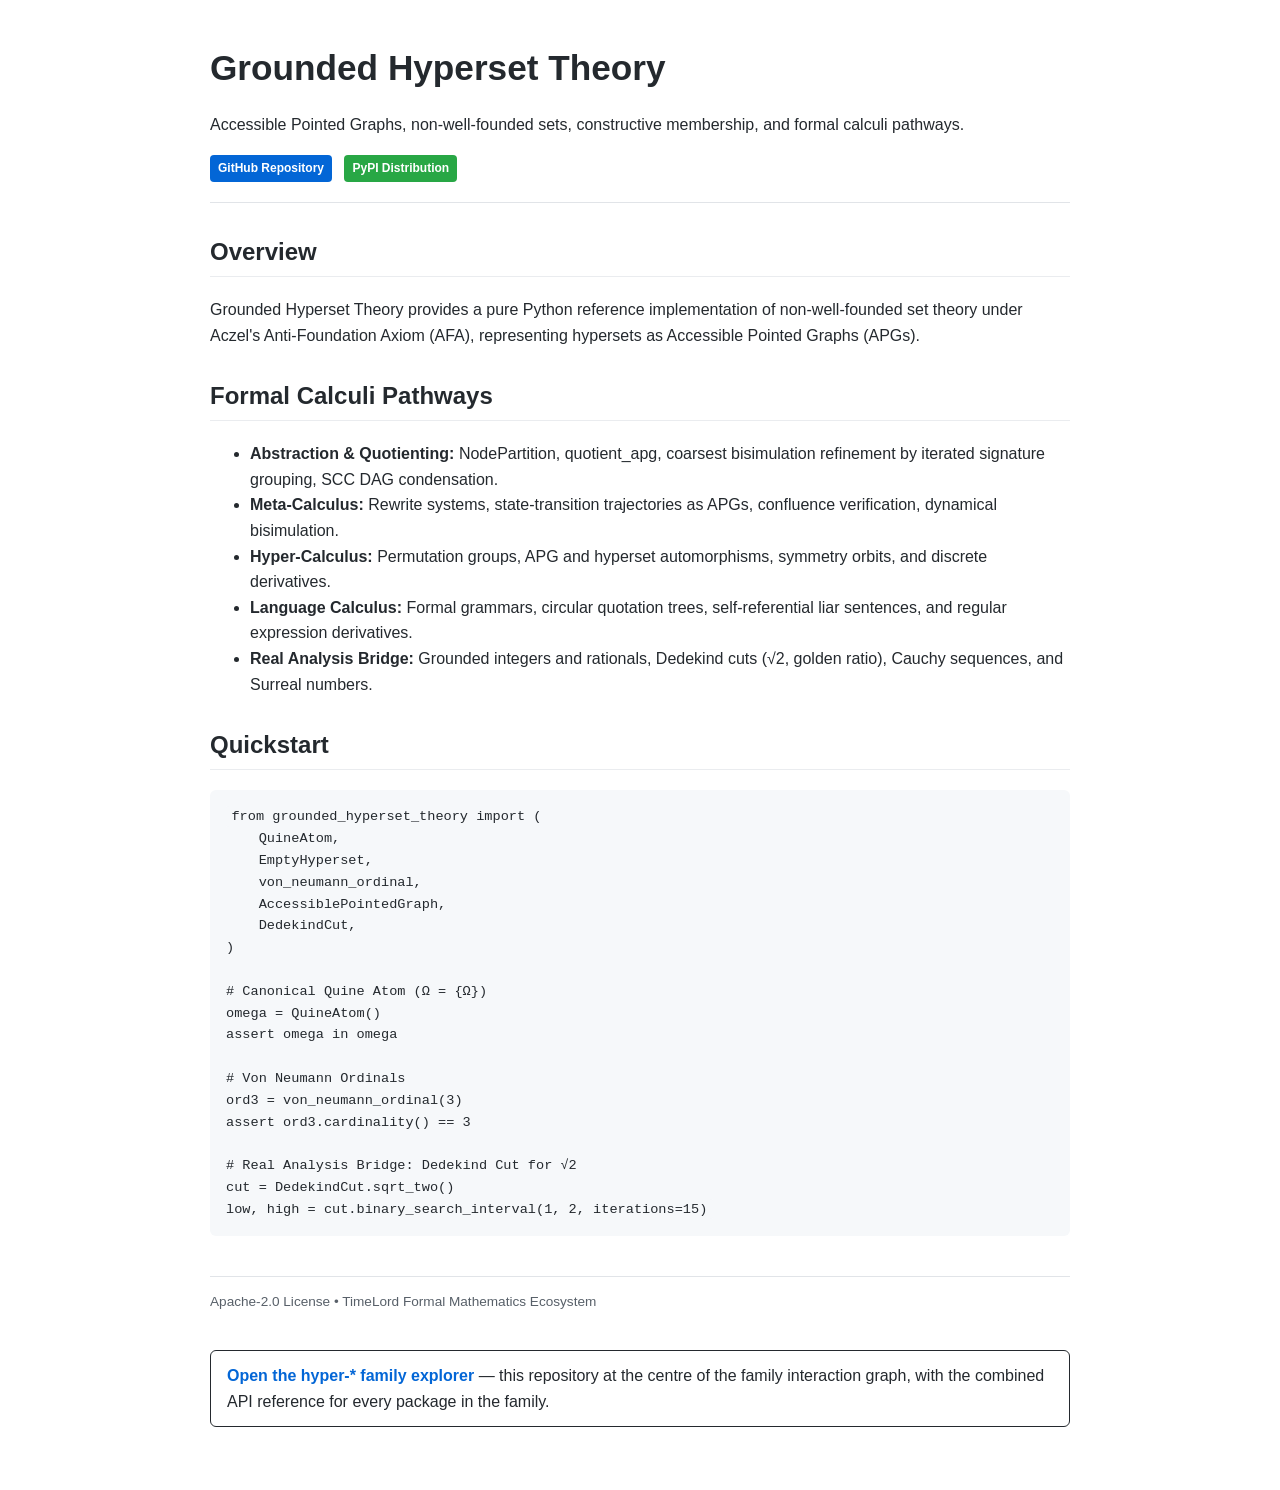
<file: docs/index.html>
<!DOCTYPE html>
<html lang="en">
<head>
  <meta charset="UTF-8">
  <meta name="viewport" content="width=device-width, initial-scale=1.0">
  <title>Grounded Hyperset Theory</title>
  <style>
    body {
      font-family: -apple-system, BlinkMacSystemFont, "Segoe UI", Roboto, Helvetica, Arial, sans-serif;
      line-height: 1.6;
      color: #24292e;
      max-width: 860px;
      margin: 40px auto;
      padding: 0 20px;
    }
    header {
      border-bottom: 1px solid #e1e4e8;
      padding-bottom: 20px;
      margin-bottom: 30px;
    }
    h1 { font-size: 2.2rem; margin-bottom: 0.2rem; }
    h2 { font-size: 1.5rem; margin-top: 1.8rem; border-bottom: 1px solid #eaecef; padding-bottom: 0.3rem; }
    code { background: #f6f8fa; padding: 0.2em 0.4em; border-radius: 3px; font-size: 85%; font-family: SFMono-Regular, Consolas, "Liberation Mono", Menlo, monospace; }
    pre { background: #f6f8fa; padding: 16px; border-radius: 6px; overflow: auto; }
    .badge { display: inline-block; padding: 4px 8px; border-radius: 4px; font-size: 12px; font-weight: 600; text-decoration: none; margin-right: 8px; }
    .badge-blue { background: #0366d6; color: white; }
    .badge-green { background: #28a745; color: white; }
    a { color: #0366d6; text-decoration: none; }
    a:hover { text-decoration: underline; }
  </style>
</head>
<body>
  <header>
    <h1>Grounded Hyperset Theory</h1>
    <p>Accessible Pointed Graphs, non-well-founded sets, constructive membership, and formal calculi pathways.</p>
    <a class="badge badge-blue" href="https://github.com/TimeLordRaps/grounded-hyperset-theory">GitHub Repository</a>
    <a class="badge badge-green" href="https://pypi.org/p/grounded-hyperset-theory">PyPI Distribution</a>
  </header>

  <main>
    <h2>Overview</h2>
    <p>
      Grounded Hyperset Theory provides a pure Python reference implementation of non-well-founded set theory
      under Aczel's Anti-Foundation Axiom (AFA), representing hypersets as Accessible Pointed Graphs (APGs).
    </p>

    <h2>Formal Calculi Pathways</h2>
    <ul>
      <li><strong>Abstraction & Quotienting:</strong> NodePartition, quotient_apg, coarsest bisimulation refinement by iterated signature grouping, SCC DAG condensation.</li>
      <li><strong>Meta-Calculus:</strong> Rewrite systems, state-transition trajectories as APGs, confluence verification, dynamical bisimulation.</li>
      <li><strong>Hyper-Calculus:</strong> Permutation groups, APG and hyperset automorphisms, symmetry orbits, and discrete derivatives.</li>
      <li><strong>Language Calculus:</strong> Formal grammars, circular quotation trees, self-referential liar sentences, and regular expression derivatives.</li>
      <li><strong>Real Analysis Bridge:</strong> Grounded integers and rationals, Dedekind cuts (√2, golden ratio), Cauchy sequences, and Surreal numbers.</li>
    </ul>

    <h2>Quickstart</h2>
    <pre><code>from grounded_hyperset_theory import (
    QuineAtom,
    EmptyHyperset,
    von_neumann_ordinal,
    AccessiblePointedGraph,
    DedekindCut,
)

# Canonical Quine Atom (Ω = {Ω})
omega = QuineAtom()
assert omega in omega

# Von Neumann Ordinals
ord3 = von_neumann_ordinal(3)
assert ord3.cardinality() == 3

# Real Analysis Bridge: Dedekind Cut for √2
cut = DedekindCut.sqrt_two()
low, high = cut.binary_search_interval(1, 2, iterations=15)
</code></pre>
  </main>

  <footer>
    <hr style="margin-top: 40px; border: 0; border-top: 1px solid #e1e4e8;" />
    <p style="font-size: 0.85rem; color: #586069;">
      Apache-2.0 License &bull; TimeLord Formal Mathematics Ecosystem
    </p>
  </footer>
    <p style="margin:24px 0;padding:12px 16px;border:1px solid currentColor;border-radius:6px;display:inline-block">
      <a href="family/"><strong>Open the hyper-* family explorer</strong></a> &mdash; this repository at the centre of the family interaction graph,
      with the combined API reference for every package in the family.
    </p>
</body>
</html>
</file>
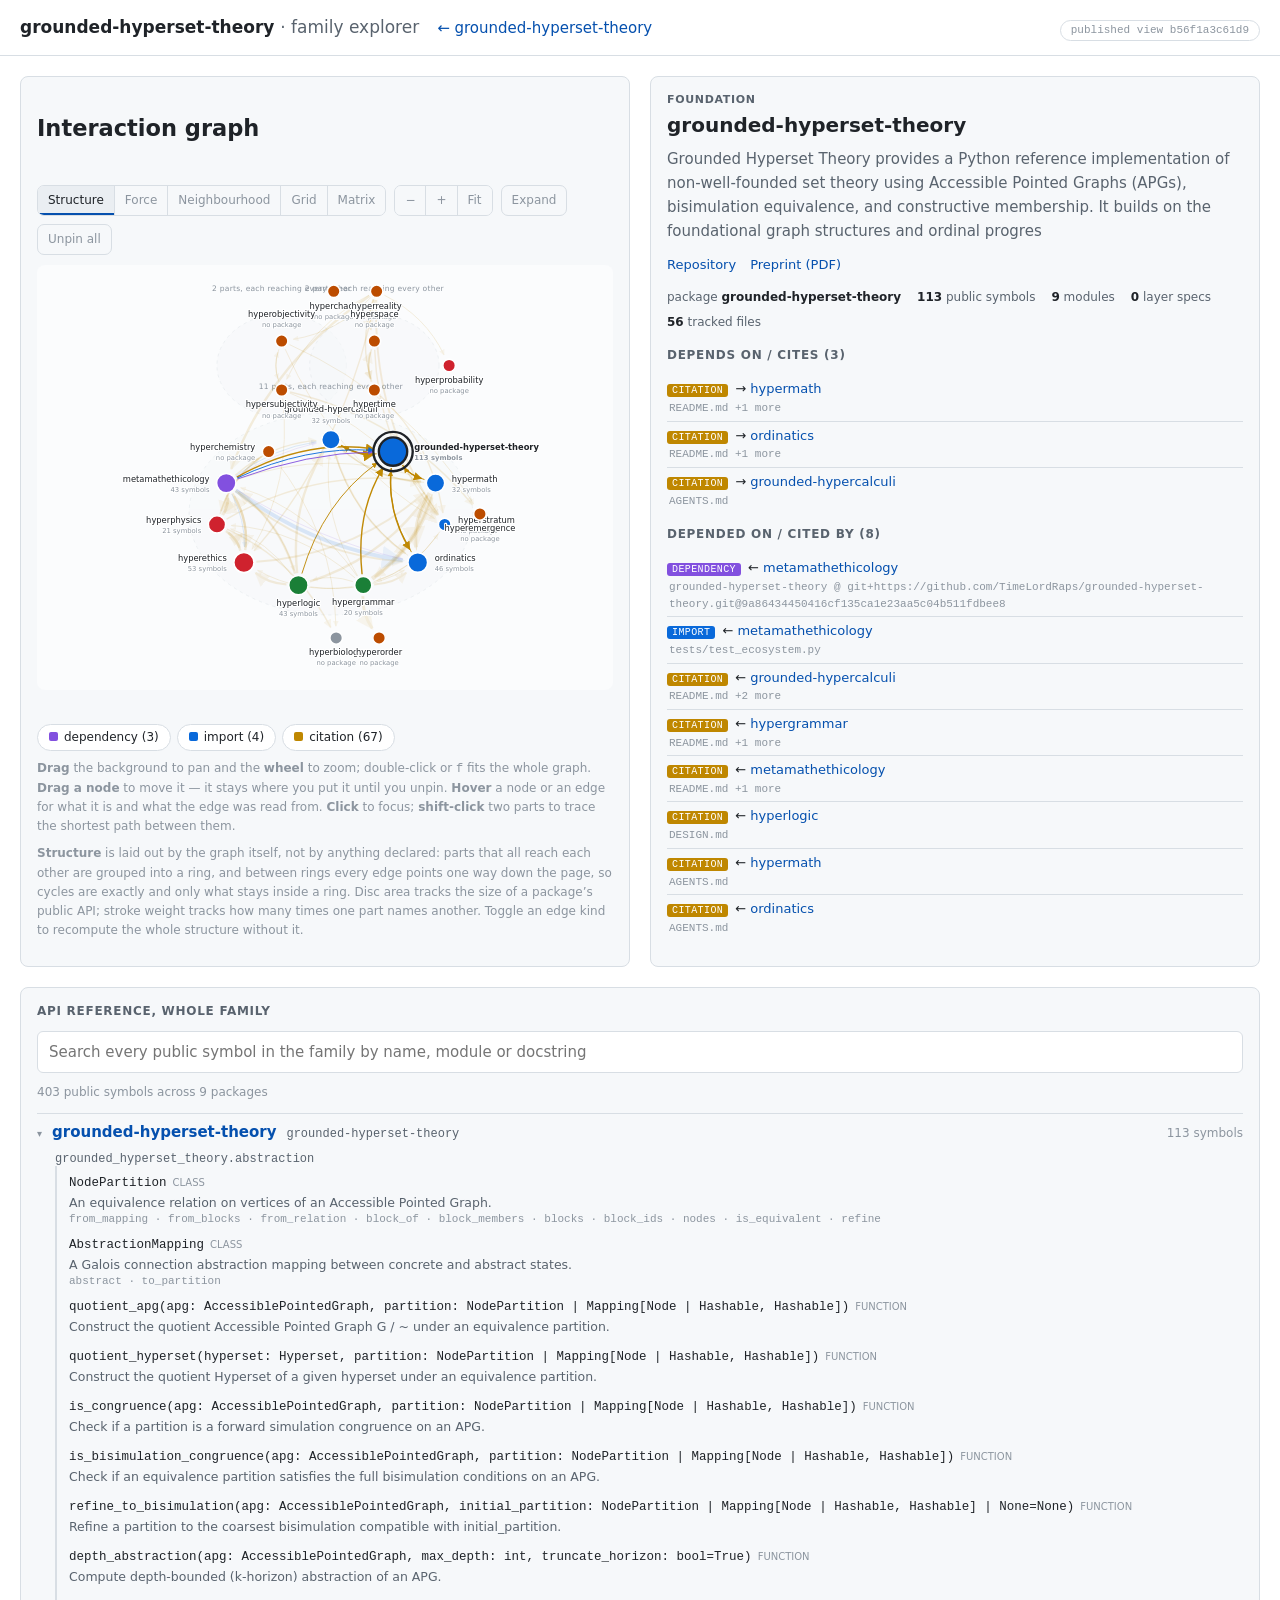
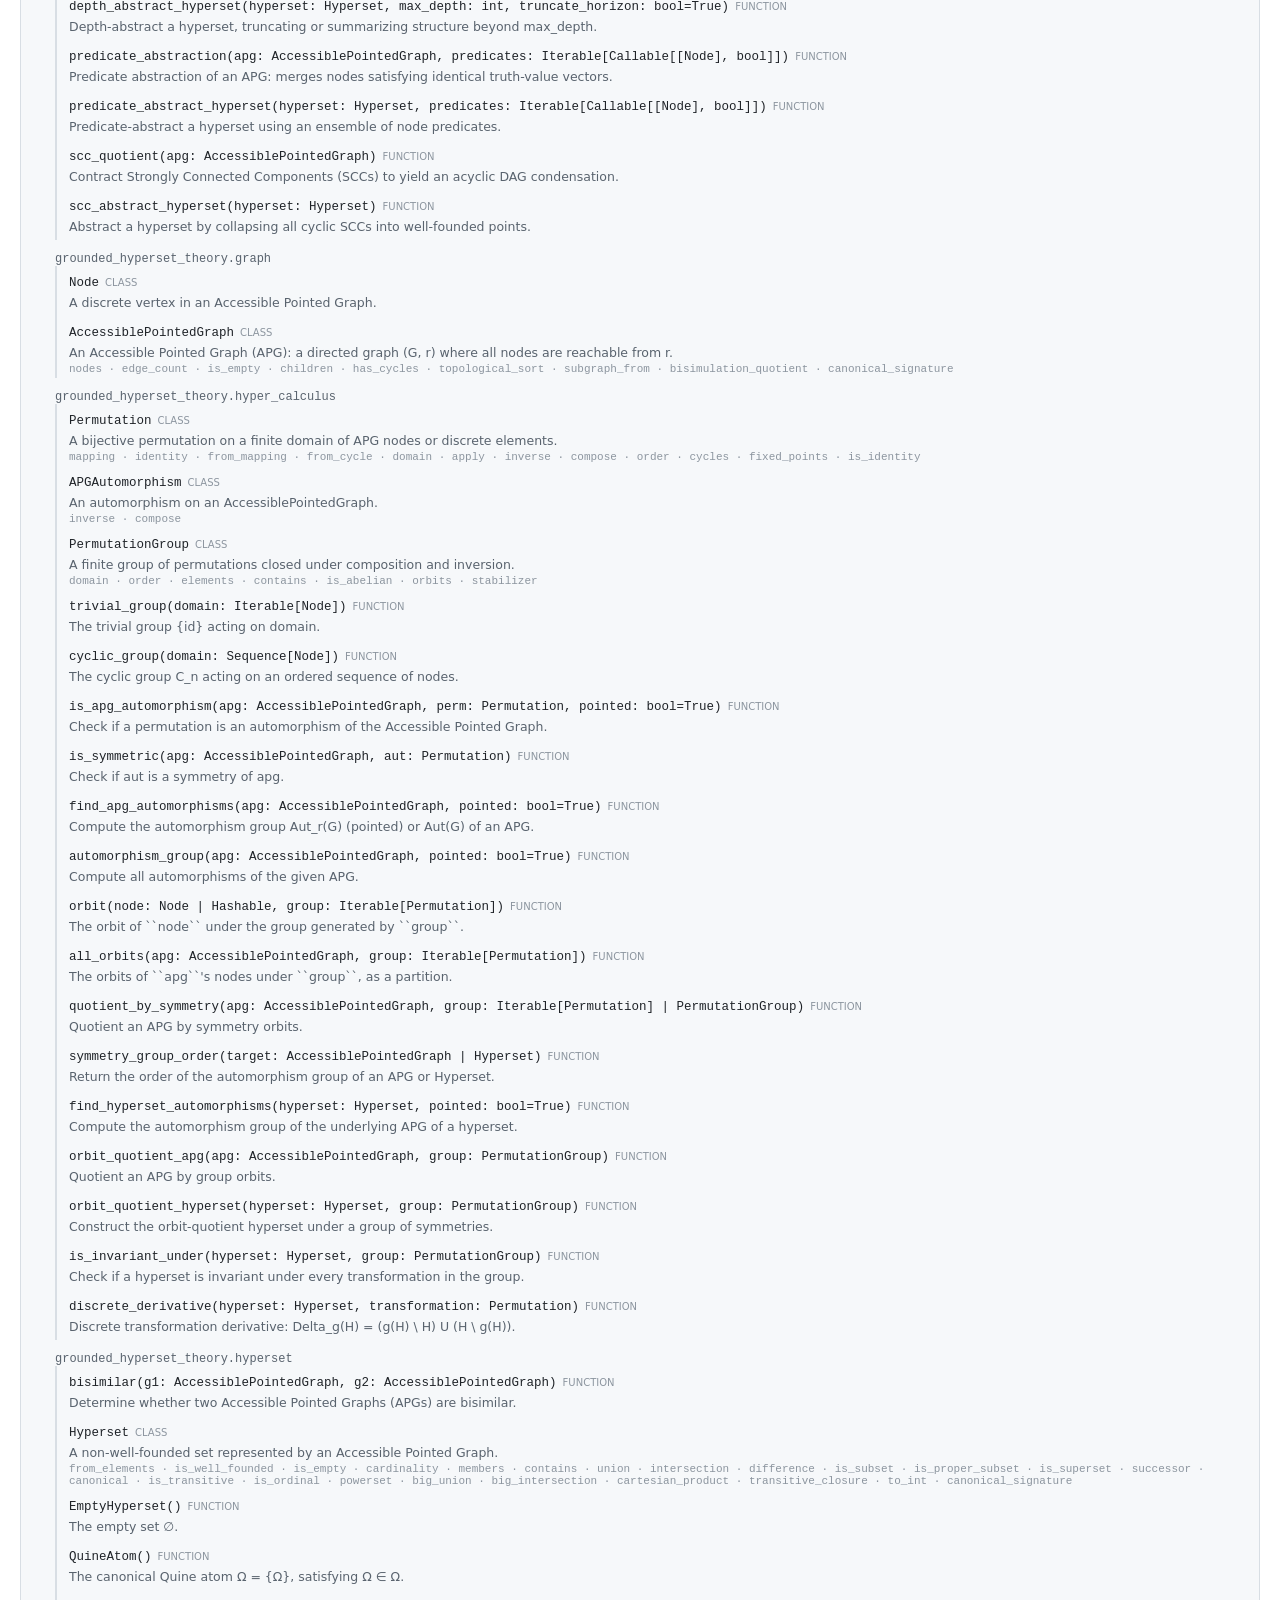
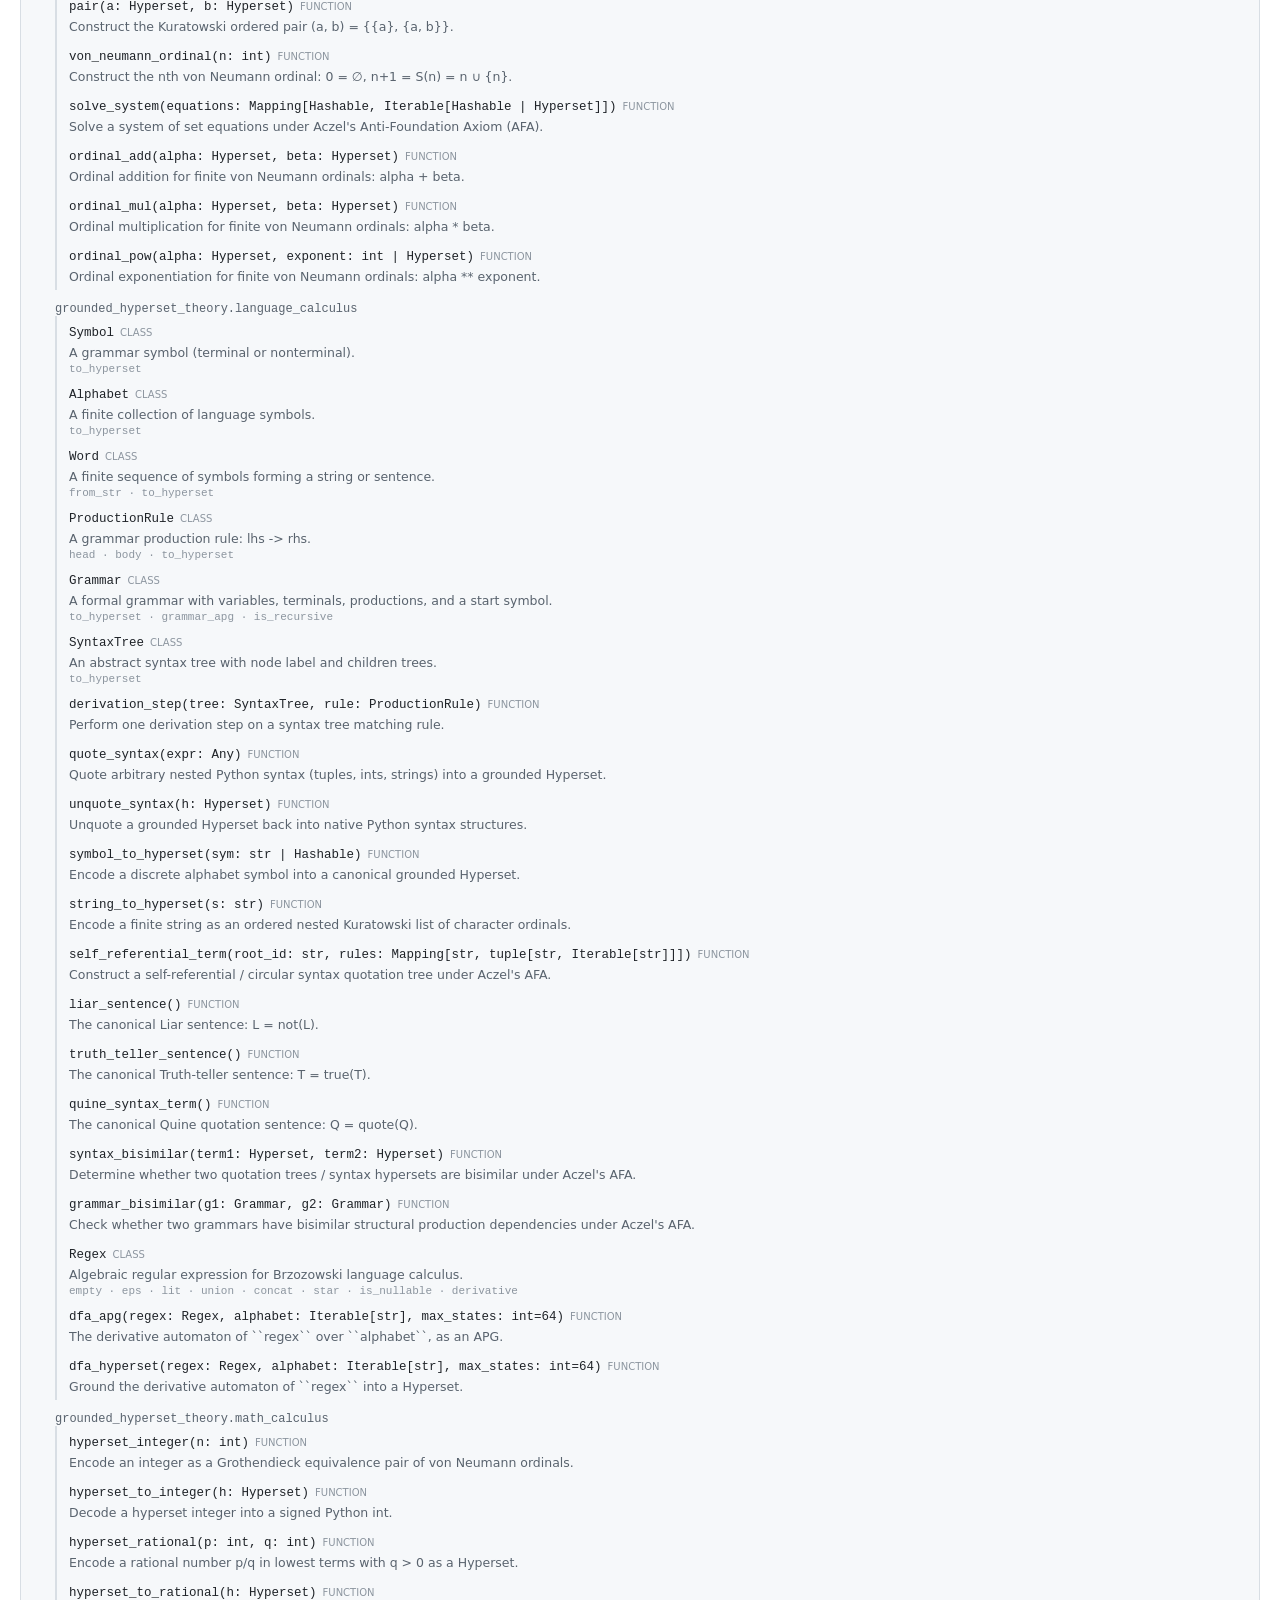
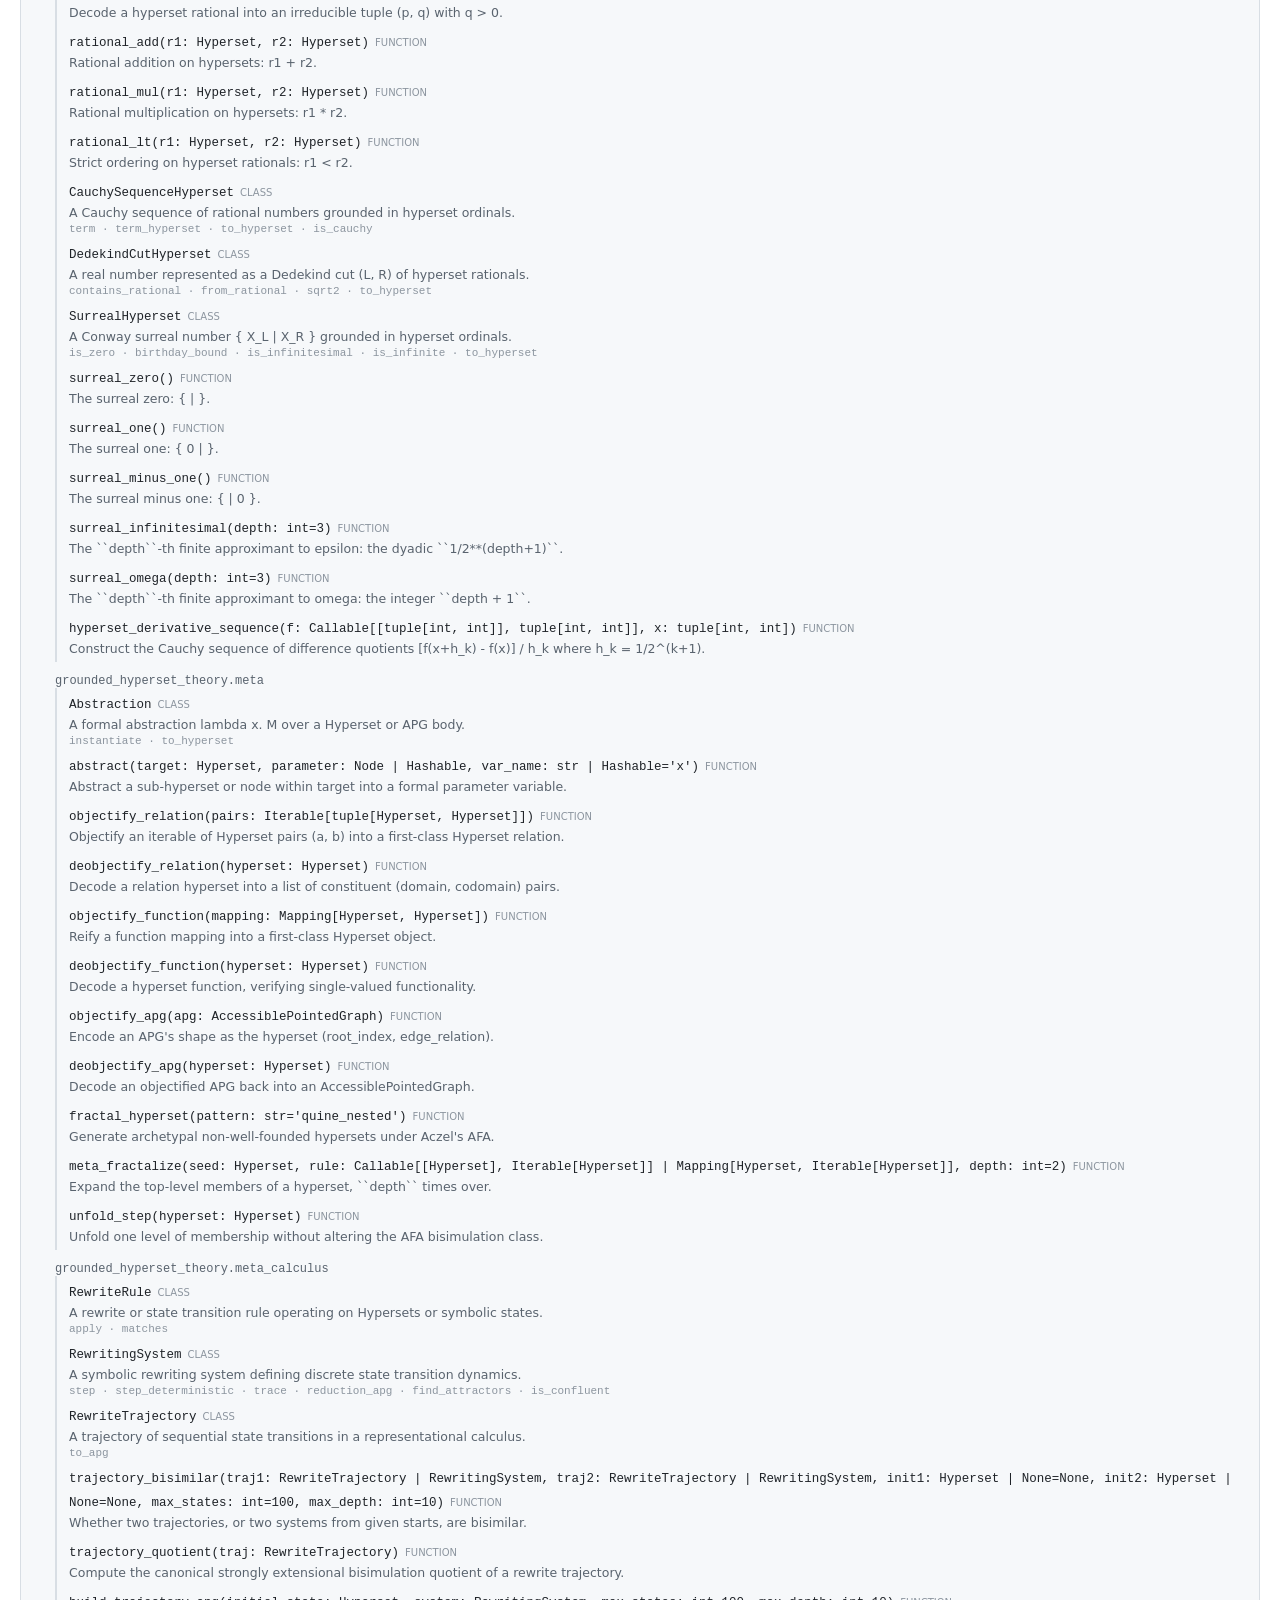
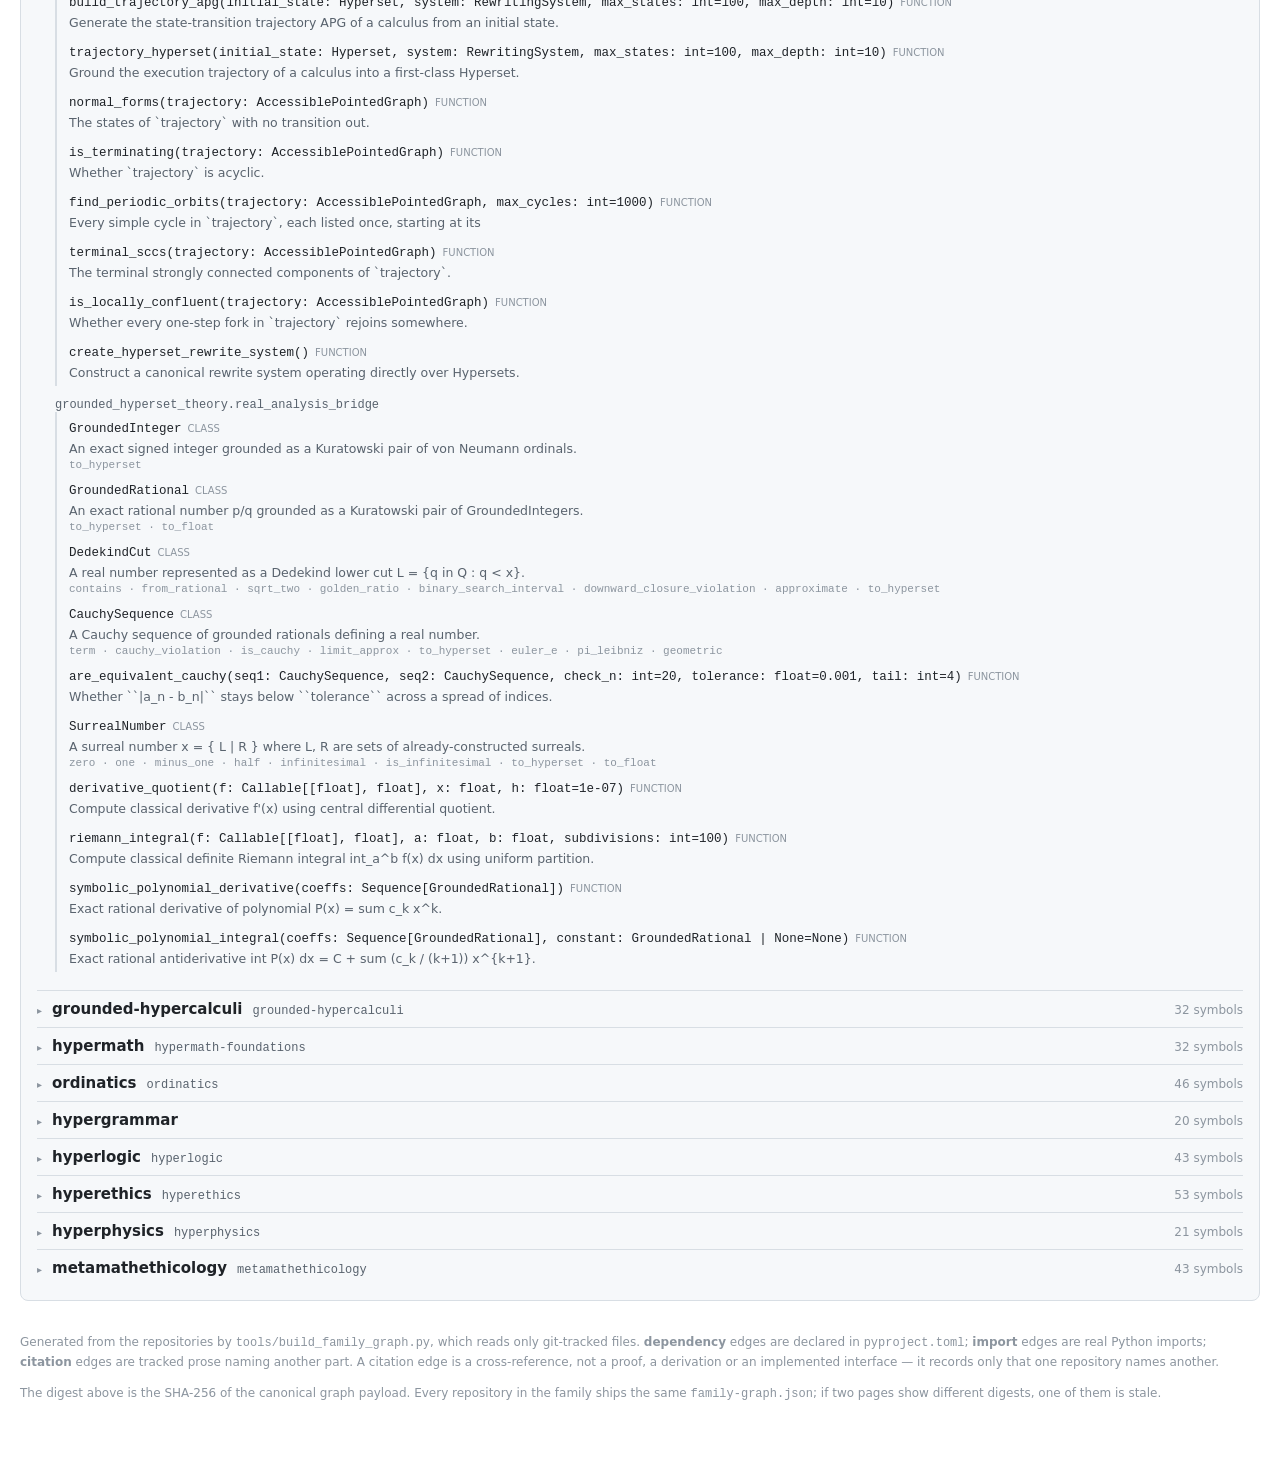
<file: docs/family/index.html>
<!DOCTYPE html>
<html lang="en">
<head>
<meta charset="utf-8">
<meta name="viewport" content="width=device-width, initial-scale=1">
<title>grounded-hyperset-theory &middot; family explorer</title>
<meta name="description" content="Interaction graph and combined API reference for the family grounded-hyperset-theory belongs to, centred on grounded-hyperset-theory.">
<link rel="stylesheet" href="family.css">
</head>
<body data-focus="grounded-hyperset-theory">

<header>
  <h1>grounded-hyperset-theory <span class="sub">&middot; family explorer</span></h1>
  <a id="back" href="../">&larr; grounded-hyperset-theory</a>
  <div class="spacer"></div>
  <span class="digest" id="digest">graph &hellip;</span>
</header>

<main>
  <section id="graph-panel" tabindex="0">
    <div class="panel-head">
      <h2>Interaction graph</h2>
      <div id="graph-tools" class="tools"></div>
    </div>
    <div class="stage">
      <svg id="graph" viewBox="0 0 760 560" role="application"
           aria-label="Interaction graph of the family, with grounded-hyperset-theory highlighted"></svg>
    </div>
    <p id="graph-say" class="say" aria-live="polite"></p>
    <div class="legend" id="legend"></div>
    <p class="hint">
      <strong>Drag</strong> the background to pan and the <strong>wheel</strong> to zoom;
      double-click or <kbd>f</kbd> fits the whole graph. <strong>Drag a node</strong> to move
      it &mdash; it stays where you put it until you unpin. <strong>Hover</strong> a node or an
      edge for what it is and what the edge was read from. <strong>Click</strong> to focus;
      <strong>shift-click</strong> two parts to trace the shortest path between them.
    </p>
    <p class="hint">
      <strong>Structure</strong> is laid out by the graph itself, not by anything declared:
      parts that all reach each other are grouped into a ring, and between rings every edge
      points one way down the page, so cycles are exactly and only what stays inside a ring.
      Disc area tracks the size of a package&rsquo;s public API; stroke weight tracks how many
      times one part names another. Toggle an edge kind to recompute the whole structure
      without it.
    </p>
  </section>

  <section id="detail" aria-live="polite"></section>

  <section id="api">
    <h2>API reference, whole family</h2>
    <label class="visually-hidden" for="search">Search symbols</label>
    <input id="search" type="search" autocomplete="off" spellcheck="false"
           placeholder="Search every public symbol in the family by name, module or docstring">
    <p id="count"></p>
    <div id="api-body"></div>
  </section>
</main>

<footer>
  <p>
    Generated from the repositories by <code>tools/build_family_graph.py</code>, which reads
    only git-tracked files. <strong>dependency</strong> edges are declared in
    <code>pyproject.toml</code>; <strong>import</strong> edges are real Python imports;
    <strong>citation</strong> edges are tracked prose naming another part. A citation edge is
    a cross-reference, not a proof, a derivation or an implemented interface &mdash; it records
    only that one repository names another.
  </p>
  <p>
    The digest above is the SHA-256 of the canonical graph payload. Every repository in the
    family ships the same <code>family-graph.json</code>; if two pages show different digests,
    one of them is stale.
  </p>
</footer>

<script src="family.js"></script>
</body>
</html>
</file>
<file: docs/family/family.css>
/* Family explorer — shared stylesheet, byte-identical in every repository. */

:root {
  --bg: #ffffff;
  --panel: #f6f8fa;
  --border: #d8dee4;
  --ink: #1f2328;
  --muted: #59636e;
  --faint: #8c959f;
  --link: #0550ae;
  --focus: #1f2328;
  --dependency: #8250df;
  --import: #0969da;
  --citation: #bf8700;
  --declared: #9a6700;
  --tier-foundation: #0969da;
  --tier-language: #1a7f37;
  --tier-applied: #cf222e;
  --tier-combination: #8250df;
  --tier-declared: #8c959f;
  --tier-unplaced: #bc4c00;
  --panel-hi: #eaeef2;
  --stage: #fbfcfd;
  --accent: #0550ae;
  --mono: ui-monospace, SFMono-Regular, "SF Mono", Menlo, Consolas, monospace;
}

@media (prefers-color-scheme: dark) {
  :root {
    --bg: #0d1117;
    --panel: #161b22;
    --border: #30363d;
    --ink: #e6edf3;
    --muted: #9198a1;
    --faint: #6e7681;
    --link: #4493f8;
    --focus: #e6edf3;
    --dependency: #d2a8ff;
    --import: #79c0ff;
    --citation: #e3b341;
    --declared: #d29922;
    --tier-foundation: #79c0ff;
    --tier-language: #56d364;
    --tier-applied: #ff7b72;
    --tier-combination: #d2a8ff;
    --tier-declared: #6e7681;
    --tier-unplaced: #ffa657;
    --panel-hi: #1c2230;
    --stage: #0b0f15;
    --accent: #4493f8;
  }
}

* { box-sizing: border-box; }

body {
  margin: 0;
  background: var(--bg);
  color: var(--ink);
  font: 15px/1.6 system-ui, -apple-system, "Segoe UI", sans-serif;
}

a { color: var(--link); text-decoration: none; }
a:hover { text-decoration: underline; }

header {
  border-bottom: 1px solid var(--border);
  padding: 14px 20px;
  display: flex;
  flex-wrap: wrap;
  gap: 10px 18px;
  align-items: baseline;
}
header h1 { font-size: 17px; margin: 0; font-weight: 600; }
header h1 .sub { color: var(--muted); font-weight: 400; }
header .spacer { flex: 1 1 auto; }
header .digest {
  font: 11px/1.4 var(--mono);
  color: var(--faint);
  border: 1px solid var(--border);
  border-radius: 999px;
  padding: 2px 10px;
}

main {
  max-width: 1320px;
  margin: 0 auto;
  padding: 20px;
  display: grid;
  gap: 20px;
  grid-template-columns: minmax(0, 1fr) minmax(0, 1fr);
}
@media (max-width: 900px) { main { grid-template-columns: minmax(0, 1fr); } }

section {
  border: 1px solid var(--border);
  border-radius: 8px;
  background: var(--panel);
  padding: 14px 16px;
  min-width: 0;
}
section > h2 {
  font-size: 12px;
  text-transform: uppercase;
  letter-spacing: .06em;
  color: var(--muted);
  margin: 0 0 10px;
  font-weight: 600;
}

/* ---- graph ---- */

#graph { width: 100%; height: auto; display: block; touch-action: manipulation; }
#graph text { font-family: system-ui, sans-serif; user-select: none; }

.node { cursor: pointer; }
.node circle { stroke: var(--bg); stroke-width: 2; transition: r .18s ease; }
/* Labels sit on top of the edge curves. Without a halo the edge strokes read as
   part of the glyphs; 36 label/edge intersections were measured on a five-node
   graph alone. paint-order draws the background-coloured stroke first, so the
   text is knocked out of whatever passes beneath it. */
.node text { fill: var(--ink); font-size: 11px; text-anchor: middle;
             paint-order: stroke fill; stroke: var(--bg); stroke-width: 3px;
             stroke-linejoin: round; }
.node .count { fill: var(--faint); font-size: 9px; stroke-width: 2.5px; }
.node.is-focus circle { stroke: var(--focus); stroke-width: 3; }
.node.is-focus text { font-weight: 700; }
.node.reserved circle { fill: none; stroke: var(--declared); stroke-dasharray: 3 3; stroke-width: 2; }
/* Radius now carries the symbol count, so hover may not overwrite it. */
.node:hover circle { stroke: var(--ink); stroke-width: 2; }

/* The ring behind a multi-part component. Drawn beneath the edges so it reads
   as ground rather than as another edge. */
.scc-hull { pointer-events: none; fill: var(--panel); stroke: var(--border); stroke-dasharray: 4 5;
            stroke-width: 1; opacity: .5; }
.scc-label { pointer-events: none; fill: var(--faint); font-size: 10px; text-anchor: middle;
             letter-spacing: .03em; }

/* A label set beside its node runs outward, away from the ring. Class selectors
   beat the bare `.node text` rule, so these win over the centred default. */
.node text.left { text-anchor: end; }
.node text.right { text-anchor: start; }

.edge { fill: none; pointer-events: none; }
.edge.dependency { stroke: var(--dependency); }
.edge.import { stroke: var(--import); }
.edge.citation { stroke: var(--citation); }

.legend { display: flex; flex-wrap: wrap; gap: 6px; margin-top: 10px; }
.legend button {
  font: inherit;
  font-size: 12px;
  border: 1px solid var(--border);
  background: var(--bg);
  color: var(--ink);
  border-radius: 999px;
  padding: 3px 11px;
  cursor: pointer;
}
.legend button[aria-pressed="false"] { opacity: .45; }
.legend .swatch {
  display: inline-block; width: 9px; height: 9px; border-radius: 2px; margin-right: 6px;
}
.legend .dependency { background: var(--dependency); }
.legend .import { background: var(--import); }
.legend .citation { background: var(--citation); }
.hint { color: var(--faint); font-size: 12px; margin: 8px 0 0; }

/* ---- detail panel ---- */

#detail h3 { margin: 0 0 2px; font-size: 20px; }
#detail .tier {
  font-size: 11px; text-transform: uppercase; letter-spacing: .06em;
  color: var(--muted); font-weight: 600;
}
#detail .tagline { color: var(--muted); margin: 6px 0 12px; }
#detail .links { display: flex; flex-wrap: wrap; gap: 6px 14px; margin-bottom: 12px; font-size: 13px; }
#detail .facts { display: flex; flex-wrap: wrap; gap: 6px 16px; font-size: 12px; color: var(--muted); margin-bottom: 14px; }
#detail .facts b { color: var(--ink); font-variant-numeric: tabular-nums; }

.banner {
  border: 1px solid var(--declared);
  border-left-width: 3px;
  border-radius: 4px;
  padding: 8px 11px;
  font-size: 13px;
  margin-bottom: 12px;
  color: var(--ink);
}

.edgelist { margin: 0 0 12px; padding: 0; list-style: none; font-size: 13px; }
.edgelist li { padding: 4px 0; border-top: 1px solid var(--border); }
.edgelist li:first-child { border-top: 0; }
.edgelist .kind {
  font: 10px/1.5 var(--mono); text-transform: uppercase; letter-spacing: .04em;
  border-radius: 3px; padding: 1px 5px; margin-right: 7px; color: var(--bg);
}
.edgelist .kind.dependency { background: var(--dependency); }
.edgelist .kind.import { background: var(--import); }
.edgelist .kind.citation { background: var(--citation); }
.edgelist .ev { display: block; color: var(--faint); font: 11px/1.5 var(--mono); margin-left: 2px; }

/* ---- api ---- */

#api { grid-column: 1 / -1; }
#search {
  width: 100%;
  font: inherit;
  padding: 8px 11px;
  border: 1px solid var(--border);
  border-radius: 6px;
  background: var(--bg);
  color: var(--ink);
  margin-bottom: 4px;
}
#search:focus { outline: 2px solid var(--link); outline-offset: -1px; }
#count { font-size: 12px; color: var(--faint); margin: 6px 0 10px; }

details.repo { border-top: 1px solid var(--border); padding: 6px 0; }
details.repo > summary {
  cursor: pointer; font-weight: 600; list-style: none;
  display: flex; gap: 10px; align-items: baseline;
}
details.repo > summary::-webkit-details-marker { display: none; }
details.repo > summary::before { content: "\25B8"; color: var(--faint); font-size: 10px; }
details.repo[open] > summary::before { content: "\25BE"; }
details.repo > summary .pkg { font: 12px var(--mono); color: var(--muted); font-weight: 400; }
details.repo > summary .n { color: var(--faint); font-size: 12px; font-weight: 400; margin-left: auto; }
details.repo.is-focus > summary { color: var(--link); }

.module { margin: 8px 0 12px 18px; }
.module > .mod-name { font: 12px var(--mono); color: var(--muted); }
.module > .mod-doc { font-size: 12px; color: var(--faint); margin-bottom: 4px; }
.sym { padding: 3px 0 3px 12px; border-left: 2px solid var(--border); }
.sym code { font: 12.5px var(--mono); color: var(--ink); }
.sym .kind-tag { font-size: 10px; color: var(--faint); text-transform: uppercase; margin-left: 6px; }
.sym .doc { color: var(--muted); font-size: 12.5px; }
.sym .methods { color: var(--faint); font: 11px var(--mono); }
mark { background: var(--citation); color: #000; border-radius: 2px; padding: 0 1px; }

footer {
  max-width: 1320px; margin: 0 auto; padding: 0 20px 40px;
  color: var(--faint); font-size: 12px;
}
footer code { font-family: var(--mono); }

.visually-hidden {
  position: absolute; width: 1px; height: 1px; padding: 0; margin: -1px;
  overflow: hidden; clip: rect(0 0 0 0); white-space: nowrap; border: 0;
}

/* ------------------------------------------------------------- viewport */

#graph-panel { outline: none; }
#graph-panel:focus-visible { box-shadow: 0 0 0 2px var(--accent); }
.panel-head { display: flex; align-items: baseline; gap: 16px; flex-wrap: wrap; }
.panel-head h2 { margin-right: auto; }

.tools { display: flex; gap: 8px; flex-wrap: wrap; align-items: center; margin: 4px 0 10px; }
.tools .seg { display: inline-flex; border: 1px solid var(--border); border-radius: 7px;
              overflow: hidden; }
.tools button { font: inherit; font-size: 12px; padding: 5px 10px; cursor: pointer;
                background: var(--panel); color: var(--faint); border: 0;
                border-right: 1px solid var(--border); }
.tools .seg button:last-child { border-right: 0; }
.tools button:hover { color: var(--ink); background: var(--panel-hi); }
.tools button[aria-pressed="true"] { color: var(--ink); background: var(--panel-hi);
                                     box-shadow: inset 0 -2px 0 var(--accent); }
.tools button.wide { border: 1px solid var(--border); border-radius: 7px; }

/* The stage positions the tooltip and the matrix over the same box as the svg. */
.stage { position: relative; }
#graph { display: block; width: 100%; height: auto; touch-action: none;
         cursor: grab; background: var(--stage); border-radius: 8px; }
#graph:active { cursor: grabbing; }

/* Zooming scales the scene, so anything meant to stay a fixed size on screen
   divides by --k. Without this, labels turn into billboards at 4x. */
#scene { --k: 1; }
#scene text { font-size: calc(11px / var(--k)); }
#scene .count { font-size: calc(9px / var(--k)); }
#scene .scc-label { font-size: calc(10px / var(--k)); }
#scene .node text { stroke-width: calc(3px / var(--k)); }
#scene .node .count { stroke-width: calc(2.5px / var(--k)); }
#scene .scc-hull { stroke-width: calc(1px / var(--k)); }

.node { cursor: pointer; }
.node .halo { fill: none; stroke: none; }
.node:hover .halo, .node:focus-visible .halo { fill: var(--panel-hi); }
.node.dim { opacity: .34; }
.node.pinned circle:nth-of-type(2) { stroke: var(--faint); stroke-dasharray: 2 2; stroke-width: 1.5; }
.node.trail-from circle:nth-of-type(2) { stroke: var(--accent); stroke-width: 2.5; }
.edge { fill: none; pointer-events: none; transition: opacity .12s linear; }
.edge-hit { fill: none; stroke: transparent; stroke-width: 13; cursor: help;
            pointer-events: stroke; }

.say { min-height: 18px; margin: 6px 2px 0; font-size: 12px; color: var(--accent); }

.tip { position: absolute; z-index: 5; max-width: 268px; pointer-events: none;
       background: var(--panel-hi); border: 1px solid var(--border); border-radius: 8px;
       padding: 9px 11px; font-size: 12px; line-height: 1.45; color: var(--ink);
       box-shadow: 0 8px 24px rgba(0,0,0,.34); }
.tip p { margin: 5px 0 0; }
.tip .t-tier { color: var(--faint); text-transform: lowercase; }
.tip .t-facts { color: var(--faint); }
.tip .t-hint { color: var(--faint); font-size: 11px; border-top: 1px solid var(--border);
               padding-top: 5px; margin-top: 7px; }

/* Expanded: the graph takes the window. The rest of the page stays in the DOM
   so focus and scroll position survive coming back. */
#graph-panel.expanded { position: fixed; inset: 12px; z-index: 40; margin: 0;
                        overflow: auto; background: var(--panel);
                        box-shadow: 0 24px 80px rgba(0,0,0,.6); }
body.has-expanded { overflow: hidden; }

/* ---------------------------------------------------------- matrix view */

.matrix-host { overflow: auto; padding: 4px 0 2px; }
table.matrix { border-collapse: collapse; font-size: 10px; }
table.matrix th { font-weight: 500; color: var(--faint); white-space: nowrap; }
table.matrix th.row { text-align: right; padding-right: 7px; }
table.matrix th.col span { display: inline-block; transform: rotate(-90deg);
                           transform-origin: left bottom; white-space: nowrap;
                           width: 14px; margin-bottom: 4px; }
table.matrix th.corner { text-align: left; color: var(--faint); padding-right: 7px; }
table.matrix td { width: 15px; height: 15px; border: 1px solid var(--bg);
                  background: var(--panel); }
table.matrix td.block { background: var(--panel-hi); }
table.matrix td.self { background: var(--border); }
table.matrix td.on { cursor: pointer; }
table.matrix td.on.citation { background: var(--citation); opacity: var(--w, 1); }
table.matrix td.on.dependency { background: var(--dependency); opacity: var(--w, 1); }
table.matrix td.on.import { background: var(--import); opacity: var(--w, 1); }
table.matrix td.on:hover { outline: 2px solid var(--ink); outline-offset: -2px; }

@media (prefers-reduced-motion: reduce) {
  .edge { transition: none; }
}
</file>
